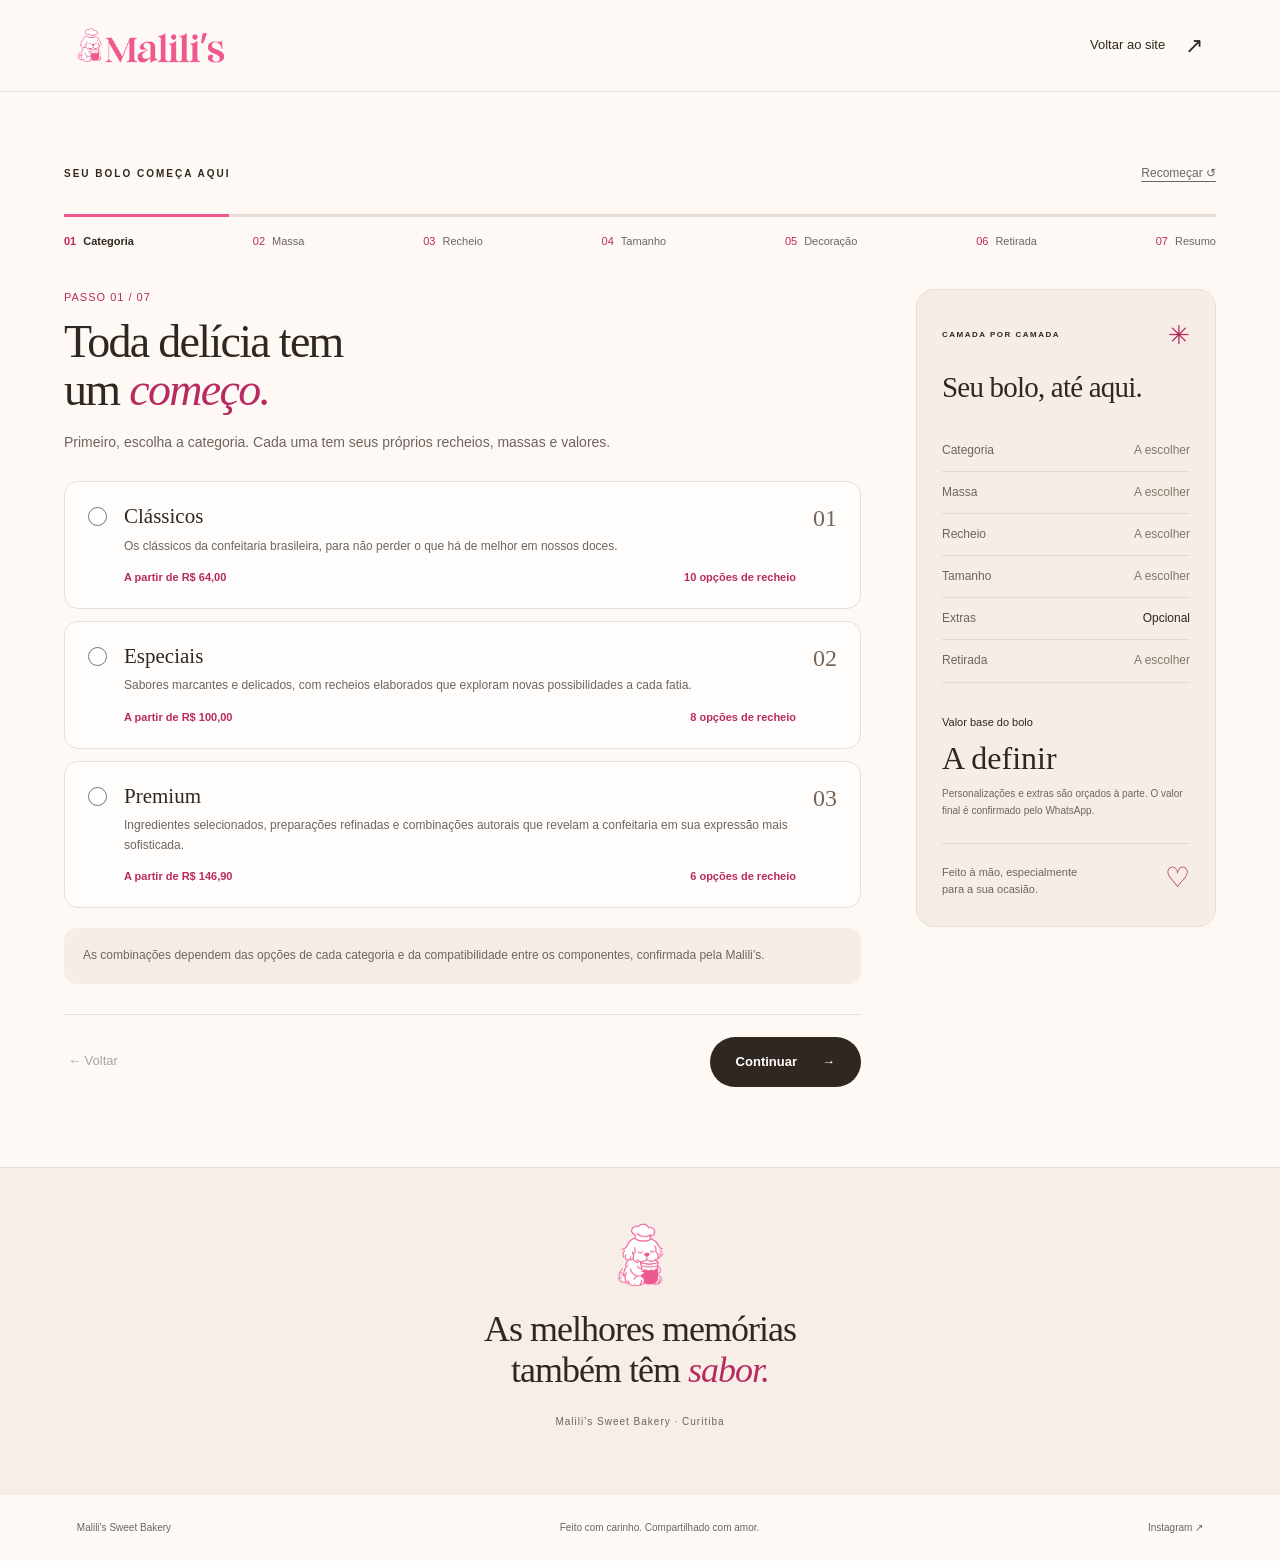
<file: monte-seu-bolo/index.html>
<!doctype html>
<html lang="pt-BR">
  <head>
    <meta charset="utf-8" />
    <meta name="viewport" content="width=device-width, initial-scale=1" />
    <meta name="theme-color" content="#fff9f5" />
    <meta
      name="description"
      content="Monte seu bolo Malili’s: escolha a massa, o recheio, o tamanho e a decoração. Prepare seu pedido de orçamento para conversar com a gente pelo WhatsApp."
    />
    <title>Monte seu bolo | Malili’s Sweet Bakery</title>
    <link rel="icon" href="../assets/images/logos/logo-dog.png" />
    <link rel="stylesheet" href="../assets/css/style.css?v=62811148ff71" />
    <link rel="stylesheet" href="assets/quiz.css?v=9857ffa28a2a" />
    <script src="assets/quiz.js?v=0870c8ffc769" defer></script>
  </head>
  <body class="cake-page">
    <a class="cake-skip" href="#quiz">Ir para as escolhas</a>
    <header class="cake-header">
      <a href="../" aria-label="Malili’s Sweet Bakery, início"
        ><img
          src="../assets/images/logos/logo-horizontal-minimal.png"
          width="156"
          height="44"
          alt="Malili’s Sweet Bakery"
      /></a>
      <a class="cake-home" href="../"
        >Voltar ao site <span aria-hidden="true">↗</span></a
      >
    </header>
    <main>
      <section class="cake-hero" aria-labelledby="intro-title" hidden>
        <div class="cake-hero__copy">
          <p class="cake-eyebrow"><span></span> FEITO À MÃO. DO SEU JEITO.</p>
          <h1 id="intro-title">
            Sua ocasião.<br />Seu gosto.<br /><em>Seu bolo.</em>
          </h1>
          <p class="cake-intro">
            Das primeiras camadas ao último detalhe,<br
              class="cake-desktop-break"
            />
            vamos montar um bolo com a sua cara.
          </p>
          <a class="cake-button cake-button--dark" href="#quiz"
            >Vamos escolher? <span aria-hidden="true">↗</span></a
          >
          <p class="cake-hero__note">
            Você escolhe. A gente prepara o orçamento.
          </p>
        </div>
        <div class="cake-hero__visual">
          <span class="cake-orbit cake-orbit--one" aria-hidden="true"></span
          ><span class="cake-orbit cake-orbit--two" aria-hidden="true"></span>
          <span class="cake-photo-label">Uma celebração em cada camada</span>
          <img
            src="assets/bolo-red-velvet.webp"
            width="760"
            height="814"
            alt="Bolo Malili’s com buttercream rosa, decoração de bicos e frutas vermelhas"
            loading="lazy"
          />
          <div class="cake-stamp" aria-hidden="true">
            feito com<br /><strong>carinho</strong><span>✳</span>
          </div>
        </div>
        <div class="cake-hero__footer">
          <span>BOLOS SOB ENCOMENDA</span
          ><span>CURITIBA, PR <span aria-hidden="true">↙</span></span>
        </div>
      </section>
      <div class="cake-facts" aria-label="Como funciona a encomenda" hidden>
        <p>
          <span aria-hidden="true">✳</span> Pelo menos 5 dias de antecedência
        </p>
        <p><span aria-hidden="true">⌂</span> Retirada na Malili’s</p>
        <p><span aria-hidden="true">♡</span> Cada detalhe combinado com você</p>
      </div>
      <section id="quiz" class="cake-workspace" aria-label="Monte seu bolo">
        <div class="cake-progress-top">
          <p class="cake-eyebrow">SEU BOLO COMEÇA AQUI</p>
          <button type="button" class="cake-text-button" id="restart">
            Recomeçar <span aria-hidden="true">↺</span>
          </button>
        </div>
        <div class="cake-progress" aria-label="Etapas">
          <div class="cake-progress__track">
            <span id="progress-bar"></span>
          </div>
          <p id="progress-label"></p>
          <ol id="step-list"></ol>
        </div>
        <div class="cake-layout">
          <div class="cake-form-area">
            <form id="cake-form" novalidate>
              <div id="step-content"></div>
              <p class="cake-error" id="form-error" role="alert" hidden></p>
              <div class="cake-navigation">
                <button type="button" id="back" class="cake-back">
                  ← Voltar</button
                ><span class="cake-navigation__price" id="mobile-price"></span
                ><button
                  type="submit"
                  id="next"
                  class="cake-button cake-button--dark"
                >
                  Continuar <span aria-hidden="true">→</span>
                </button>
              </div>
            </form>
            <noscript
              ><div class="cake-notice">
                Ative o JavaScript para montar seu bolo. Você também pode
                <a href="https://wa.me/5541997467645"
                  >pedir um orçamento pelo WhatsApp</a
                >. Encomendas com pelo menos 5 dias de antecedência, retirada na
                Malili’s e sinal de 50% para confirmação.
              </div></noscript
            >
          </div>
          <aside class="cake-summary" aria-labelledby="summary-title">
            <div class="cake-summary__heading">
              <p class="cake-eyebrow">CAMADA POR CAMADA</p>
              <span aria-hidden="true">✳</span>
            </div>
            <h2 id="summary-title">Seu bolo, até aqui.</h2>
            <div id="summary-content"></div>
            <div class="cake-summary__price">
              <span>Valor base do bolo</span
              ><strong id="summary-price" aria-live="polite" aria-atomic="true"
                >A definir</strong
              >
              <p>
                Personalizações e extras são orçados à parte. O valor final é
                confirmado pelo WhatsApp.
              </p>
            </div>
            <p class="cake-summary__foot">
              Feito à mão, especialmente<br />para a sua ocasião.
              <span aria-hidden="true">♡</span>
            </p>
          </aside>
        </div>
      </section>
      <section class="cake-closing">
        <img
          src="../assets/images/logos/logo-dog.png"
          width="50"
          height="66"
          alt=""
        />
        <p>As melhores memórias<br />também têm <em>sabor.</em></p>
        <span>Malili’s Sweet Bakery · Curitiba</span>
      </section>
    </main>
    <footer class="cake-footer">
      <a href="../">Malili’s Sweet Bakery</a
      ><span>Feito com carinho. Compartilhado com amor.</span
      ><a
        href="https://www.instagram.com/malilisconfeitaria/"
        target="_blank"
        rel="noopener noreferrer"
        >Instagram ↗</a
      >
    </footer>
    <dialog id="restart-dialog" class="cake-dialog">
      <h2>Começar um novo bolo?</h2>
      <p>As escolhas deste orçamento serão apagadas.</p>
      <div>
        <button type="button" id="cancel-restart" class="cake-back">
          Manter escolhas</button
        ><button
          type="button"
          id="confirm-restart"
          class="cake-button cake-button--dark"
        >
          Recomeçar
        </button>
      </div>
    </dialog>
    <p id="cake-status" class="sr-only" role="status" aria-live="polite"></p>
  </body>
</html>
</file>
<file: assets/css/style.css>
/* ==========================================================================
   MALILI'S SWEET BAKERY — Landing Page Stylesheet
   Brand: 50% white / 30% black / 20% pink
   ========================================================================== */

/* ===== DESIGN TOKENS ===== */
:root {
  /* Colors */
  --color-white: #ffffff;
  --color-off-white: #fff9f5;
  --color-cream: #fff3e8;
  --color-black: #000000;
  --color-dark: #1a1a1a;
  --color-gray-600: #4a4a4a;
  --color-gray-400: #8a8a8a;
  --color-gray-200: #e8e8e8;
  --color-gray-100: #f5f5f5;

  --color-pink: #ed598f;
  --color-light-pink: #fa8fb6;
  --color-hot-pink: #f84284;
  --color-blush: #fde8f0;
  --color-chocolate: #6b3a2a;

  /* Typography */
  --font-primary: "Helvetica Neue", Helvetica, Arial, sans-serif;
  --font-serif: "Times New Roman", Times, Georgia, serif;
  --font-script: "Great Vibes", cursive;
  --fw-regular: 400;
  --fw-medium: 500;
  --fw-semibold: 600;
  --fw-bold: 700;
  --fw-black: 900;

  /* Fluid type scale */
  --text-xs: clamp(0.75rem, 0.7rem + 0.25vw, 0.875rem);
  --text-sm: clamp(0.875rem, 0.8rem + 0.3vw, 1rem);
  --text-base: clamp(1rem, 0.95rem + 0.25vw, 1.125rem);
  --text-lg: clamp(1.125rem, 1rem + 0.5vw, 1.375rem);
  --text-xl: clamp(1.25rem, 1rem + 1vw, 1.75rem);
  --text-2xl: clamp(1.5rem, 1rem + 2vw, 2.5rem);
  --text-3xl: clamp(2rem, 1rem + 3vw, 3.5rem);
  --text-4xl: clamp(2.5rem, 1rem + 4.5vw, 5rem);
  --text-hero: clamp(3.5rem, 1rem + 9vw, 9.5rem);

  /* Spacing */
  --space-xs: clamp(0.5rem, 0.4rem + 0.5vw, 0.75rem);
  --space-sm: clamp(0.75rem, 0.5rem + 1vw, 1.25rem);
  --space-md: clamp(1rem, 0.5rem + 2vw, 2rem);
  --space-lg: clamp(1.5rem, 0.5rem + 3vw, 3rem);
  --space-xl: clamp(2rem, 0.5rem + 5vw, 5rem);
  --space-2xl: clamp(3rem, 1rem + 6vw, 7rem);
  --space-section: clamp(5rem, 3rem + 7vw, 10rem);

  /* Layout */
  --container-max: 1280px;
  --container-pad: clamp(1.25rem, 1rem + 2vw, 3rem);
  --grid-gap: clamp(1.5rem, 1rem + 2vw, 3rem);
  --radius: 0.75rem;
  --radius-lg: 1.5rem;
  --radius-pill: 100vmax;

  /* Animation */
  --ease-out-expo: cubic-bezier(0.16, 1, 0.3, 1);
  --ease-out-back: cubic-bezier(0.34, 1.56, 0.64, 1);
  --ease-in-out: cubic-bezier(0.65, 0, 0.35, 1);
  --ease-playful: cubic-bezier(0.24, 1, 0.36, 1);
  --dur-fast: 0.2s;
  --dur-base: 0.4s;
  --dur-slow: 0.8s;

  /* Z-index */
  --z-base: 1;
  --z-decor: 5;
  --z-content: 10;
  --z-navbar: 100;
  --z-overlay: 200;

  /* Navbar */
  --navbar-h: 5rem;
}

/* ===== RESET ===== */
*,
*::before,
*::after {
  box-sizing: border-box;
  margin: 0;
  padding: 0;
}

html {
  -webkit-font-smoothing: antialiased;
  -moz-osx-font-smoothing: grayscale;
  text-rendering: optimizeLegibility;
}

body {
  font-family: var(--font-primary);
  font-weight: var(--fw-regular);
  font-size: var(--text-base);
  line-height: 1.6;
  color: var(--color-dark);
  background-color: var(--color-white);
  overflow-x: hidden;
}

h1,
h2,
h3,
h4,
h5,
h6 {
  font-family: var(--font-serif);
}

img {
  max-width: 100%;
  height: auto;
  display: block;
}

a {
  color: inherit;
  text-decoration: none;
}

ul {
  list-style: none;
}

button {
  font: inherit;
  color: inherit;
  background: none;
  border: none;
  cursor: pointer;
}

/* ===== UTILITIES ===== */
.sr-only {
  position: absolute;
  width: 1px;
  height: 1px;
  padding: 0;
  margin: -1px;
  overflow: hidden;
  clip: rect(0, 0, 0, 0);
  white-space: nowrap;
  border: 0;
}

.container {
  width: 100%;
  max-width: var(--container-max);
  margin: 0 auto;
  padding-inline: var(--container-pad);
}

.no-scroll {
  overflow: hidden;
}

/* ===== BUTTONS ===== */
.btn {
  display: inline-flex;
  align-items: center;
  justify-content: center;
  gap: 0.5rem;
  padding: 0.875rem 2rem;
  font-family: var(--font-primary);
  font-size: var(--text-sm);
  font-weight: var(--fw-semibold);
  letter-spacing: 0.02em;
  border-radius: var(--radius-pill);
  cursor: pointer;
  transition:
    transform var(--dur-fast) var(--ease-playful),
    box-shadow var(--dur-fast) var(--ease-playful),
    background-color var(--dur-fast) var(--ease-playful);
  position: relative;
  overflow: hidden;
  white-space: nowrap;
}

.btn--primary {
  background-color: var(--color-pink);
  color: var(--color-white);
  border: 2px solid var(--color-pink);
}

.btn--primary:hover {
  background-color: var(--color-hot-pink);
  border-color: var(--color-hot-pink);
  transform: translateY(-2px);
  box-shadow: 0 8px 30px rgba(237, 89, 143, 0.35);
}

.btn--primary:active {
  transform: translateY(0) scale(0.97);
  box-shadow: 0 2px 10px rgba(237, 89, 143, 0.25);
}

.btn--outline {
  background-color: transparent;
  color: var(--color-dark);
  border: 2px solid var(--color-dark);
}

.btn--outline:hover {
  background-color: var(--color-dark);
  color: var(--color-white);
  transform: translateY(-2px);
  box-shadow: 0 8px 30px rgba(0, 0, 0, 0.15);
}

.btn--outline:active {
  transform: translateY(0) scale(0.97);
}

.btn--lg {
  padding: 1rem 2.5rem;
  font-size: var(--text-base);
}

/* Focus visible for accessibility */
.btn:focus-visible,
a:focus-visible,
summary:focus-visible,
button:focus-visible {
  outline: 3px solid var(--color-pink);
  outline-offset: 3px;
}

/* ===== FLOATING WHATSAPP WIDGET ===== */
.whatsapp-widget {
  position: fixed;
  right: 1.25rem;
  bottom: 1.25rem;
  width: 3.5rem;
  height: 3.5rem;
  border-radius: 50%;
  display: inline-flex;
  align-items: center;
  justify-content: center;
  background: #25d366;
  color: var(--color-white);
  box-shadow: 0 12px 28px rgba(0, 0, 0, 0.22);
  z-index: 300;
  transition:
    transform var(--dur-fast) var(--ease-playful),
    box-shadow var(--dur-fast) var(--ease-playful),
    filter var(--dur-fast) var(--ease-playful);
}

.whatsapp-widget:hover {
  transform: translateY(-2px) scale(1.04);
  box-shadow: 0 16px 34px rgba(0, 0, 0, 0.28);
  filter: brightness(1.05);
}

.whatsapp-widget:active {
  transform: scale(0.96);
}

.whatsapp-widget svg {
  width: 1.75rem;
  height: 1.75rem;
}

/* ===== EYEBROW TEXT ===== */
.hero__eyebrow,
.about__eyebrow,
.products__eyebrow,
.spotlight__eyebrow,
.faq__eyebrow {
  font-size: var(--text-sm);
  font-weight: var(--fw-semibold);
  letter-spacing: 0.15em;
  text-transform: uppercase;
  color: var(--color-pink);
  margin-bottom: var(--space-sm);
}

/* ===== SECTION HEADINGS ===== */
.about__heading,
.products__heading,
.spotlight__heading,
.faq__heading,
.footer__cta-heading {
  font-size: var(--text-4xl);
  font-weight: var(--fw-black);
  line-height: 1.1;
  letter-spacing: -0.02em;
  color: var(--color-black);
  margin-bottom: var(--space-md);
}

.about__heading em,
.products__heading em,
.spotlight__heading em,
.faq__heading em,
.footer__cta-heading em {
  font-style: italic;
  color: var(--color-pink);
}

/* ===== DECORATIVE CIRCLES ===== */
.decor-circle {
  position: absolute;
  border-radius: 50%;
  pointer-events: none;
  will-change: transform;
}

/* ===== NAVBAR ===== */
.navbar {
  position: fixed;
  top: 0;
  left: 0;
  right: 0;
  z-index: var(--z-navbar);
  height: var(--navbar-h);
  display: flex;
  align-items: center;
  background: transparent;
  border-radius: 0;
  border: 1px solid transparent;
  transition:
    background var(--dur-base) var(--ease-playful),
    transform var(--dur-base) var(--ease-playful),
    box-shadow var(--dur-base) var(--ease-playful),
    top var(--dur-base) var(--ease-playful),
    left var(--dur-base) var(--ease-playful),
    right var(--dur-base) var(--ease-playful),
    border-radius var(--dur-base) var(--ease-playful),
    border-color var(--dur-base) var(--ease-playful);
}

.navbar--scrolled {
  top: 12px;
  left: clamp(12px, 3vw, 40px);
  right: clamp(12px, 3vw, 40px);
  height: calc(var(--navbar-h) - 8px);
  background: rgba(255, 255, 255, 0.72);
  backdrop-filter: blur(20px) saturate(1.8);
  -webkit-backdrop-filter: blur(20px) saturate(1.8);
  border-radius: 100px;
  border-color: rgba(255, 255, 255, 0.55);
  box-shadow:
    0 4px 24px rgba(0, 0, 0, 0.06),
    0 1px 2px rgba(0, 0, 0, 0.04);
}

.navbar--hidden {
  transform: translateY(calc(-100% - 20px));
}

.navbar__inner {
  display: grid;
  grid-template-columns: 1fr auto 1fr;
  align-items: center;
}

.navbar__logo img {
  height: 48px;
  width: auto;
}

/* Nav links — centered in the middle column */
.navbar__menu {
  display: flex;
  align-items: center;
  gap: clamp(1.5rem, 2vw, 2.5rem);
}

/* CTA — pushed to the far right */
.navbar__cta-wrap {
  justify-self: end;
}

.navbar__link {
  font-size: var(--text-sm);
  font-weight: var(--fw-medium);
  color: var(--color-dark);
  position: relative;
  padding: 0.25rem 0;
  transition: color var(--dur-fast);
}

.navbar__link::after {
  content: "";
  position: absolute;
  bottom: -2px;
  left: 0;
  width: 0;
  height: 1.5px;
  background: var(--color-pink);
  transition: width 0.3s var(--ease-playful);
}

.navbar__link:hover {
  color: var(--color-pink);
}

.navbar__link:hover::after {
  width: 100%;
}

/* Navbar CTA — smaller, refined */
.navbar__cta.btn {
  padding: 0.5rem 1.25rem;
  font-size: var(--text-xs);
}

/* Mobile CTA inside menu — hidden on desktop */
.navbar__menu-cta {
  display: none;
}

/* Hamburger */
.navbar__toggle {
  display: none;
  flex-direction: column;
  justify-content: center;
  gap: 5px;
  width: 28px;
  height: 28px;
  z-index: var(--z-overlay);
}

.navbar__toggle-line {
  display: block;
  width: 100%;
  height: 1.5px;
  background: var(--color-dark);
  border-radius: 2px;
  transition:
    transform 0.3s var(--ease-playful),
    opacity 0.2s;
  transform-origin: center;
}

.navbar__toggle--active .navbar__toggle-line:nth-child(1) {
  transform: translateY(6.5px) rotate(45deg);
}

.navbar__toggle--active .navbar__toggle-line:nth-child(2) {
  opacity: 0;
}

.navbar__toggle--active .navbar__toggle-line:nth-child(3) {
  transform: translateY(-6.5px) rotate(-45deg);
}

/* ===== HERO ===== */
.hero {
  position: relative;
  min-height: 100vh;
  min-height: 100dvh;
  display: flex;
  align-items: center;
  padding-top: var(--navbar-h);
  overflow: hidden;
  background: var(--color-off-white);
}

.hero__decor {
  position: absolute;
  inset: 0;
  z-index: var(--z-decor);
  overflow: hidden;
}

.decor-circle--hero-lg {
  width: clamp(400px, 50vw, 800px);
  height: clamp(400px, 50vw, 800px);
  background: var(--color-blush);
  top: -15%;
  right: -10%;
  opacity: 0.6;
}

.decor-circle--hero-md {
  width: clamp(180px, 22vw, 350px);
  height: clamp(180px, 22vw, 350px);
  background: var(--color-light-pink);
  opacity: 0.15;
  bottom: 5%;
  left: -5%;
}

.decor-circle--hero-sm {
  width: clamp(80px, 10vw, 160px);
  height: clamp(80px, 10vw, 160px);
  background: var(--color-hot-pink);
  opacity: 0.1;
  top: 30%;
  right: 40%;
}

/* Product image — absolute, bleeding right, behind heading text */
.hero__image {
  position: absolute;
  right: 0;
  bottom: 0;
  width: 42%;
  height: 88%;
  display: flex;
  align-items: flex-end;
  justify-content: center;
  z-index: var(--z-content);
  pointer-events: none;
}

.hero__product-img {
  width: 100%;
  max-width: 560px;
  height: auto;
  object-fit: contain;
  filter: drop-shadow(-20px 15px 60px rgba(0, 0, 0, 0.18));
  transform-origin: bottom center;
}

/* Content — full width, editorial layout */
.hero__inner {
  position: relative;
  z-index: calc(var(--z-content) + 1);
  width: 100%;
}

.hero__content {
  padding-block: var(--space-2xl);
}

/* Composition — heading + chef as one editorial unit */
.hero__composition {
  position: relative;
  margin-bottom: var(--space-lg);
}

.hero__heading {
  font-family: var(--font-serif);
  font-size: var(--text-hero);
  font-weight: var(--fw-black);
  line-height: 0.95;
  letter-spacing: -0.03em;
  color: var(--color-black);
}

.hero__heading-line {
  display: block;
}

.second--hero-line {
  margin-left: 100px;
}

.third--hero-line {
  margin-left: 200px;
}

.hero__chef {
  margin-top: 20px;
  margin-left: 395px;
}

.hero__heading-line--accent {
  color: var(--color-pink);
  font-style: italic;
}

/* Chef signature — positioned between heading lines, right side */
.hero__chef {
  /* position: absolute; */
  display: flex;
  align-items: center;
  gap: 0.6rem;
  /* Sit between line 1 and line 2, pushed right */
  top: calc(var(--text-hero) * 0.55);
  left: calc(var(--text-hero) * 3.8);
}

.hero__chef-label {
  font-family: var(--font-script);
  font-size: clamp(1.5rem, 0.5rem + 3vw, 3rem);
  color: var(--color-pink);
  line-height: 1;
}

.hero__chef-photo {
  width: clamp(40px, 3vw + 20px, 64px);
  height: clamp(40px, 3vw + 20px, 64px);
  border-radius: 50%;
  object-fit: cover;
  /* border: 2px solid var(--color-pink); */
  box-shadow: 0 4px 15px rgba(237, 89, 143, 0.2);
}

.hero__chef-name {
  font-family: var(--font-script);
  font-size: clamp(1.5rem, 0.5rem + 3vw, 3rem);
  color: var(--color-pink);
  line-height: 1;
}

.hero__subtext {
  font-size: var(--text-base);
  color: var(--color-gray-600);
  line-height: 1.7;
  max-width: 500px;
  margin-bottom: var(--space-lg);
  text-align: right;
  margin-left: 220px;
}

.hero__actions {
  display: flex;
  gap: var(--space-sm);
  flex-wrap: wrap;
}

/* Scroll indicator — "more below" at bottom of hero */
.hero__scroll-indicator {
  position: absolute;
  bottom: var(--space-lg);
  left: 50%;
  transform: translateX(-50%);
  z-index: calc(var(--z-content) + 1);
  display: flex;
  align-items: center;
  justify-content: center;
  color: var(--color-pink);
  transition:
    color var(--dur-base) var(--ease-playful),
    transform var(--dur-base) var(--ease-playful);
}

.hero__scroll-indicator:hover {
  color: var(--color-hot-pink);
  transform: translateX(-50%) translateY(4px);
}

.hero__scroll-indicator-icon {
  display: flex;
  align-items: center;
  justify-content: center;
  animation: hero-scroll-bounce 2s var(--ease-in-out) infinite;
}

@keyframes hero-scroll-bounce {
  0%,
  100% {
    transform: translateY(0);
  }
  50% {
    transform: translateY(6px);
  }
}

/* ===== ABOUT ===== */
.about {
  padding-block: var(--space-section);
  background: var(--color-off-white);
  position: relative;
  overflow: hidden;
}

.about__inner {
  display: flex;
  flex-direction: column;
  align-items: center;
}

/* Showcase — Marjory + floating balloons */
.about__showcase {
  position: relative;
  width: clamp(340px, 50vw, 600px);
  height: clamp(400px, 55vw, 650px);
  display: flex;
  align-items: center;
  justify-content: center;
  margin-bottom: 0;
}

/* Soft gradient that hides the bottom of Marjory's photo */
.about__showcase::after {
  content: "";
  position: absolute;
  bottom: 0;
  left: -20%;
  right: -20%;
  height: 60%;
  background: linear-gradient(
    to top,
    var(--color-off-white) 30%,
    transparent 100%
  );
  z-index: calc(var(--z-content) + 1);
  pointer-events: none;
}

/* Decorative rings behind Marjory */
.about__ring {
  position: absolute;
  top: 50%;
  left: 50%;
  transform: translate(-50%, -50%);
  width: 75%;
  height: 75%;
  border-radius: 50%;
  border: 1.5px solid var(--color-blush);
  pointer-events: none;
}

.about__ring--outer {
  width: 95%;
  height: 95%;
  border-color: rgba(253, 232, 240, 0.5);
  border-style: dashed;
}

/* Marjory photo */
.about__photo-wrap {
  position: relative;
  z-index: var(--z-content);
  width: 75%;
  display: flex;
  align-items: flex-end;
  justify-content: center;
}

.about__photo {
  width: 100%;
  height: auto;
  object-fit: contain;
  filter: drop-shadow(0 20px 40px rgba(0, 0, 0, 0.1));
}

/* Floating balloons — base; entrance on load via CSS so they always show */
@keyframes balloonIn {
  from {
    opacity: 0;
    transform: scale(0.92);
  }
  to {
    opacity: 1;
    transform: scale(1);
  }
}

.about__balloon {
  position: absolute;
  z-index: calc(var(--z-content) + 2);
  display: flex;
  align-items: center;
  gap: 0.5rem;
  padding: 0.6rem 1.1rem;
  background: rgba(255, 255, 255, 0.85);
  backdrop-filter: blur(12px);
  -webkit-backdrop-filter: blur(12px);
  border: 1px solid rgba(255, 255, 255, 0.6);
  border-radius: var(--radius-pill);
  box-shadow:
    0 8px 32px rgba(0, 0, 0, 0.08),
    0 2px 8px rgba(0, 0, 0, 0.04);
  white-space: nowrap;
  cursor: default;
  transition:
    transform 0.3s var(--ease-playful),
    box-shadow 0.3s var(--ease-playful);
  animation: balloonIn 0.5s ease-out both;
}

@media (prefers-reduced-motion: reduce) {
  .about__balloon {
    animation: none;
  }
}

.about__balloon:hover {
  transform: scale(1.06);
  box-shadow:
    0 12px 40px rgba(237, 89, 143, 0.15),
    0 2px 8px rgba(0, 0, 0, 0.06);
}

.about__balloon-icon {
  font-size: 1.25rem;
  line-height: 1;
}

.about__balloon-label {
  font-size: var(--text-sm);
  font-weight: var(--fw-semibold);
  color: var(--color-dark);
}

/* Balloon positions — 4 balloons arranged around the circle; stagger entrance */
.about__balloon--rv {
  top: 10%;
  left: 0%;
  animation-delay: 0.1s;
}

.about__balloon--sc {
  top: 10%;
  right: 0%;
  animation-delay: 0.2s;
}

.about__balloon--ch {
  top: 32%;
  right: -14%;
  animation-delay: 0.3s;
}

.about__balloon--handmade {
  top: 30%;
  left: -12%;
  animation-delay: 0.4s;
}

/* Text content — overlaps the faded bottom of the photo */
.about__content {
  position: relative;
  z-index: calc(var(--z-content) + 2);
  text-align: center;
  max-width: 560px;
  margin-top: clamp(-80px, -8vw, -40px);
}

.about__heading {
  font-size: var(--text-3xl);
  margin-bottom: var(--space-sm);
}

.about__heading em {
  color: var(--color-pink);
  font-style: italic;
}

.about__text {
  font-size: var(--text-lg);
  color: var(--color-gray-600);
  line-height: 1.8;
}

/* ===== PRODUCTS ===== */
.products {
  padding-block: var(--space-section);
  background: var(--color-white);
  position: relative;
}

.products__header {
  text-align: center;
  margin-bottom: var(--space-2xl);
}

.products__delivery-badge {
  display: inline-flex;
  align-items: center;
  gap: 0.5rem;
  margin: 0;
  padding: 0.5rem 1rem;
  font-size: var(--text-sm);
  font-weight: var(--fw-medium);
  color: var(--color-gray-600);
  background: var(--color-blush);
  border-radius: var(--radius-pill);
  border: 1px solid rgba(237, 89, 143, 0.2);
}

.products__delivery-badge-icon {
  display: flex;
  align-items: center;
  justify-content: center;
  color: var(--color-pink);
  flex-shrink: 0;
}

.products__grid {
  display: grid;
  grid-template-columns: repeat(2, minmax(0, 1fr));
  gap: var(--grid-gap);
  max-width: 900px;
  margin-inline: auto;
}

/* Product Card */
.product-card {
  text-align: center;
  padding: var(--space-md);
  border-radius: var(--radius-lg);
  transition: transform var(--dur-base) var(--ease-playful);
  position: relative;
}

.product-card:hover {
  transform: translateY(-8px);
}

.product-card__image-wrap {
  position: relative;
  display: flex;
  justify-content: center;
  align-items: center;
  margin-bottom: var(--space-md);
  padding: var(--space-md);
}

.product-card__circle {
  position: absolute;
  width: 80%;
  aspect-ratio: 1;
  border-radius: 50%;
  background: var(--color-blush);
  top: 50%;
  left: 50%;
  transform: translate(-50%, -50%);
  z-index: 0;
  transition: transform var(--dur-slow) var(--ease-playful);
}

.product-card:nth-child(2) .product-card__circle {
  background: var(--color-cream);
}

.product-card:nth-child(3) .product-card__circle {
  background: #f5e6d8;
}

.product-card:hover .product-card__circle {
  transform: translate(-50%, -50%) scale(1.05);
}

.product-card__img {
  position: relative;
  z-index: var(--z-base);
  width: 100%;
  max-width: 280px;
  height: auto;
  filter: drop-shadow(0 15px 40px rgba(0, 0, 0, 0.12));
  transition: transform var(--dur-base) var(--ease-playful);
}

.product-card:hover .product-card__img {
  transform: translateY(-8px);
}

.product-card__info {
  position: relative;
  z-index: var(--z-base);
}

.product-card__name {
  font-size: var(--text-xl);
  font-weight: var(--fw-bold);
  color: var(--color-black);
  margin-bottom: 0.35rem;
}

.product-card__price {
  display: inline-flex;
  margin-bottom: var(--space-xs);
  padding: 0.25rem 0.7rem;
  border-radius: var(--radius-pill);
  background: var(--color-blush);
  border: 1px solid rgba(237, 89, 143, 0.25);
  color: var(--color-pink);
  font-size: var(--text-sm);
  font-weight: var(--fw-bold);
}

.product-card__desc {
  font-size: var(--text-sm);
  color: var(--color-gray-600);
  line-height: 1.6;
  margin-bottom: var(--space-sm);
}

.product-card__link {
  font-size: var(--text-sm);
  font-weight: var(--fw-semibold);
  color: var(--color-pink);
  transition: color var(--dur-fast);
}

.product-card__link:hover {
  color: var(--color-hot-pink);
}

/* ===== BOLOS SOB ENCOMENDA ===== */
.custom-cakes {
  padding-bottom: var(--space-xl);
  background: var(--color-white);
  scroll-margin-top: calc(var(--navbar-h) + 2rem);
}

.custom-cakes__card {
  display: grid;
  grid-template-columns: 1.1fr 0.9fr;
  align-items: center;
  gap: var(--space-lg);
  padding: clamp(1.75rem, 4vw, 3.5rem);
  background: var(--color-off-white);
  border: 1px solid #eedfd6;
  border-radius: var(--radius-lg);
  overflow: hidden;
}

.custom-cakes__content { position: relative; z-index: 1; }
.custom-cakes__eyebrow {
  color: #b82b60;
  font-size: var(--text-xs);
  font-weight: var(--fw-semibold);
  letter-spacing: 0.14em;
  text-transform: uppercase;
  margin-bottom: 1rem;
}
.custom-cakes__heading {
  font-size: clamp(2.75rem, 5vw, 4.5rem);
  line-height: 1;
  font-weight: var(--fw-regular);
  letter-spacing: -0.035em;
  margin-bottom: 1.25rem;
}
.custom-cakes__heading em { color: #b82b60; }
.custom-cakes__text {
  max-width: 25rem;
  font-size: var(--text-base);
  color: var(--color-gray-600);
  margin-bottom: 1.5rem;
}
.custom-cakes__button { background: #302820; color: white; gap: 1.5rem; }
.custom-cakes__button:hover { background: #554137; }
.custom-cakes__note {
  max-width: 25rem;
  margin-top: 0.85rem;
  font-size: var(--text-xs);
  color: var(--color-gray-600);
}
.custom-cakes__image-wrap {
  position: relative;
  display: flex;
  align-items: center;
  justify-content: center;
  min-width: 0;
}
.custom-cakes__circle {
  position: absolute;
  width: 95%;
  aspect-ratio: 1;
  border-radius: 50%;
  background: var(--color-blush);
}
.custom-cakes__image {
  position: relative;
  width: auto;
  height: clamp(260px, 26vw, 350px);
  max-width: 100%;
  object-fit: contain;
  transform: rotate(-5deg);
  filter: drop-shadow(0 16px 18px #65332620);
}
@media (max-width: 767px) {
  .custom-cakes__card { grid-template-columns: 1fr; gap: 1.75rem; }
  .custom-cakes__image-wrap { grid-row: 1; }
  .custom-cakes__image { height: 240px; }
  .custom-cakes__circle { width: 250px; max-width: 100%; }
  .custom-cakes__heading { font-size: clamp(2.75rem, 10vw, 3.75rem); }
  .custom-cakes__button { min-height: 48px; }
}

/* ===== SPOTLIGHT ===== */
.spotlight {
  padding-block: var(--space-section);
  background: var(--color-off-white);
  position: relative;
  overflow: hidden;
}

.spotlight__inner {
  display: grid;
  grid-template-columns: 1fr 1fr;
  align-items: center;
  gap: var(--space-2xl);
}

.spotlight__image {
  position: relative;
  display: flex;
  justify-content: center;
}

.spotlight__img {
  width: 100%;
  max-width: 450px;
  height: auto;
  filter: drop-shadow(0 25px 60px rgba(0, 0, 0, 0.15));
  position: relative;
  z-index: var(--z-content);
}

.decor-circle--spotlight-1 {
  width: clamp(250px, 30vw, 450px);
  height: clamp(250px, 30vw, 450px);
  background: var(--color-blush);
  top: 50%;
  left: 50%;
  transform: translate(-50%, -50%);
  z-index: var(--z-decor);
}

.decor-circle--spotlight-2 {
  width: clamp(100px, 12vw, 180px);
  height: clamp(100px, 12vw, 180px);
  background: var(--color-light-pink);
  opacity: 0.3;
  bottom: -5%;
  right: 5%;
  z-index: var(--z-decor);
}

.spotlight__text {
  font-size: var(--text-lg);
  color: var(--color-gray-600);
  line-height: 1.8;
  margin-bottom: var(--space-lg);
}

.spotlight__features {
  display: flex;
  flex-direction: column;
  gap: var(--space-sm);
  margin-bottom: var(--space-lg);
}

.spotlight__features li {
  display: flex;
  align-items: center;
  gap: 0.75rem;
  font-size: var(--text-base);
  font-weight: var(--fw-medium);
  color: var(--color-dark);
}

.spotlight__features svg {
  flex-shrink: 0;
}

/* ===== INSTAGRAM FEED ===== */
.instagram {
  padding-block: var(--space-section);
  background: linear-gradient(180deg, var(--color-cream) 0%, var(--color-off-white) 100%);
  position: relative;
  overflow: hidden;
}

.instagram__decor {
  position: absolute;
  inset: 0;
  z-index: var(--z-decor);
  pointer-events: none;
}

.instagram__decor-circle--lg {
  width: clamp(280px, 34vw, 520px);
  height: clamp(280px, 34vw, 520px);
  background: var(--color-blush);
  top: -25%;
  right: -6%;
  opacity: 0.85;
}

.instagram__decor-circle--sm {
  width: clamp(90px, 10vw, 160px);
  height: clamp(90px, 10vw, 160px);
  background: var(--color-hot-pink);
  opacity: 0.16;
  bottom: 10%;
  left: 10%;
}

.instagram__inner {
  display: grid;
  grid-template-columns: minmax(300px, 1fr) minmax(320px, 1fr);
  gap: var(--space-2xl);
  align-items: center;
  position: relative;
  z-index: var(--z-content);
}

.instagram__content {
  max-width: 560px;
}

.instagram__eyebrow {
  font-size: var(--text-sm);
  letter-spacing: 0.16em;
  text-transform: uppercase;
  color: var(--color-gray-400);
  margin-bottom: var(--space-sm);
  font-weight: var(--fw-semibold);
}

.instagram__heading {
  font-size: clamp(2.2rem, 1.4rem + 2.2vw, 4rem);
  font-weight: var(--fw-black);
  line-height: 1.08;
  letter-spacing: -0.02em;
  color: var(--color-black);
  margin-bottom: var(--space-md);
}

.instagram__heading em {
  font-style: italic;
  color: var(--color-pink);
}

.instagram__text {
  font-size: var(--text-lg);
  color: var(--color-gray-600);
  line-height: 1.7;
  margin-bottom: var(--space-md);
}

.instagram__highlights {
  display: flex;
  flex-direction: column;
  gap: 0.65rem;
  margin-bottom: var(--space-lg);
}

.instagram__highlights li {
  display: flex;
  align-items: center;
  gap: 0.7rem;
  color: var(--color-dark);
  font-size: var(--text-sm);
  font-weight: var(--fw-semibold);
}

.instagram__highlights li::before {
  content: "";
  width: 0.55rem;
  height: 0.55rem;
  border-radius: 50%;
  background: var(--color-pink);
  box-shadow: 0 0 0 6px rgba(237, 89, 143, 0.16);
  flex-shrink: 0;
}

.instagram__feed {
  display: flex;
  justify-content: center;
  align-items: center;
}

.instagram__embed-shell {
  width: 100%;
  max-width: 560px;
  position: relative;
  border-radius: var(--radius-lg);
  padding: clamp(0.6rem, 1vw, 0.9rem);
  background: linear-gradient(145deg, #ffffff 0%, #fff5fa 100%);
  border: 1px solid rgba(237, 89, 143, 0.18);
  box-shadow:
    0 14px 45px rgba(0, 0, 0, 0.08),
    0 2px 10px rgba(237, 89, 143, 0.12);
}

.instagram__embed-shell::before {
  content: "";
  position: absolute;
  inset: -1px;
  border-radius: inherit;
  background: linear-gradient(130deg, rgba(237, 89, 143, 0.35), rgba(248, 66, 132, 0.08));
  z-index: -1;
}

.instagram__embed-shell .instagram-media {
  margin: 0;
  width: 100% !important;
  min-width: 0 !important;
  max-width: 100% !important;
}

.instagram__embed-shell iframe {
  border-radius: calc(var(--radius-lg) - 0.35rem);
}

.instagram__embed-placeholder {
  display: grid;
  place-items: center;
  min-height: 260px;
  border-radius: var(--radius);
  background: linear-gradient(180deg, var(--color-white) 0%, #fff6fa 100%);
  border: 1px dashed rgba(237, 89, 143, 0.35);
}

.instagram__embed-placeholder p {
  padding: 0 1rem;
  text-align: center;
  color: var(--color-gray-600);
  font-size: var(--text-sm);
  font-weight: var(--fw-medium);
}

.instagram__embed-fallback {
  display: none;
  margin: 1rem 0 0;
  padding: 1rem;
  border-radius: var(--radius);
  background: var(--color-white);
  color: var(--color-gray-600);
  font-size: var(--text-sm);
  line-height: 1.6;
  border: 1px solid rgba(237, 89, 143, 0.2);
}

.instagram__embed-fallback a {
  color: var(--color-pink);
  font-weight: var(--fw-semibold);
}

.instagram--fallback .instagram__embed-fallback {
  display: block;
}

@media (max-width: 1100px) {
  .instagram__inner {
    gap: var(--space-xl);
  }
}

@media (max-width: 900px) {
  .instagram__inner {
    grid-template-columns: 1fr;
    text-align: center;
  }

  .instagram__content {
    max-width: 100%;
  }

  .instagram__highlights {
    align-items: flex-start;
    width: fit-content;
    margin-inline: auto;
    text-align: left;
  }

  .instagram__feed {
    width: 100%;
  }
}

/* ===== TESTIMONIAL ===== */
.testimonial {
  padding-block: var(--space-section);
  background: var(--color-black);
  color: var(--color-white);
  position: relative;
  overflow: hidden;
}

.testimonial__inner {
  text-align: center;
  max-width: 800px;
  margin: 0 auto;
  position: relative;
}

.testimonial__decor-dog {
  width: 80px;
  height: auto;
  margin: 0 auto var(--space-lg);
  /* opacity: 0.15; */
}

.testimonial__text {
  font-size: var(--text-2xl);
  font-weight: var(--fw-medium);
  line-height: 1.5;
  letter-spacing: -0.01em;
  margin-bottom: var(--space-lg);
}

.testimonial__author {
  display: flex;
  flex-direction: column;
  align-items: center;
  gap: 0.25rem;
}

.testimonial__stars {
  color: var(--color-pink);
  font-size: var(--text-lg);
  letter-spacing: 0.15em;
}

.testimonial__name {
  font-size: var(--text-base);
  font-weight: var(--fw-bold);
}

.testimonial__role {
  font-size: var(--text-sm);
  color: var(--color-gray-400);
}

/* ===== FAQ ===== */
.faq {
  padding-block: var(--space-section);
  background: var(--color-white);
}

.faq__inner {
  max-width: 780px;
  margin: 0 auto;
}

.faq__header {
  text-align: center;
  margin-bottom: var(--space-2xl);
}

.faq__list {
  display: flex;
  flex-direction: column;
}

.faq__item {
  border-bottom: 1px solid var(--color-gray-200);
}

.faq__item:first-child {
  border-top: 1px solid var(--color-gray-200);
}

.faq__question {
  display: flex;
  align-items: center;
  justify-content: space-between;
  gap: var(--space-md);
  padding: var(--space-md) 0;
  font-size: var(--text-lg);
  font-weight: var(--fw-semibold);
  color: var(--color-dark);
  cursor: pointer;
  list-style: none;
  transition: color var(--dur-fast);
}

.faq__question::-webkit-details-marker {
  display: none;
}

.faq__question::marker {
  content: "";
}

.faq__question:hover {
  color: var(--color-pink);
}

.faq__icon {
  flex-shrink: 0;
  display: flex;
  align-items: center;
  justify-content: center;
  width: 32px;
  height: 32px;
  border-radius: 50%;
  background: var(--color-gray-100);
  color: var(--color-dark);
  transition:
    background var(--dur-fast),
    color var(--dur-fast),
    transform var(--dur-base) var(--ease-playful);
}

.faq__item[open] .faq__icon {
  background: var(--color-pink);
  color: var(--color-white);
}

.faq__item[open] .faq__icon-v {
  opacity: 0;
}

.faq__answer {
  overflow: hidden;
}

.faq__answer p {
  padding-bottom: var(--space-md);
  font-size: var(--text-base);
  color: var(--color-gray-600);
  line-height: 1.7;
  max-width: 640px;
}

/* ===== FOOTER ===== */
.footer__cta-band {
  padding-block: var(--space-2xl);
  background: var(--color-blush);
  text-align: center;
  position: relative;
  overflow: hidden;
}

.footer__cta-inner {
  position: relative;
  z-index: var(--z-content);
}

.footer__cta-dog {
  width: 64px;
  height: auto;
  margin: 0 auto var(--space-md);
  /* opacity: 0.6; */
}

.footer__cta-heading {
  font-size: var(--text-3xl);
}

.footer__cta-text {
  font-size: var(--text-lg);
  color: var(--color-gray-600);
  margin-bottom: var(--space-lg);
  max-width: 480px;
  margin-inline: auto;
}

.footer__bottom {
  background: var(--color-black);
  padding-block: var(--space-xl);
}

.footer__bottom-inner {
  display: flex;
  align-items: center;
  justify-content: space-between;
  flex-wrap: wrap;
  gap: var(--space-md);
}

.footer__logo {
  height: 90px;
  width: auto;
}

.footer__social {
  display: flex;
  gap: var(--space-md);
}

.footer__social a {
  color: var(--color-white);
  opacity: 0.7;
  transition:
    opacity var(--dur-fast),
    transform var(--dur-fast);
  display: flex;
}

.footer__social a:hover {
  opacity: 1;
  transform: translateY(-2px);
}

.footer__copy {
  font-size: var(--text-xs);
  color: var(--color-gray-400);
  width: 100%;
  text-align: center;
  margin-top: var(--space-md);
}

.mobile-header-logo {
  display: none;
}

.desktop-header-logo {
  display: block;
}

/* ==========================================================================
   RESPONSIVE
   ========================================================================== */

/* Mobile: < 768px */
@media (max-width: 767px) {
  /* Navbar mobile — collapse to logo left, hamburger right */
  .navbar {
    top: 0;
    left: 0;
    right: 0;
    height: var(--navbar-h);
    border-radius: 0;
    border-color: transparent;
    box-shadow: none;
    background: rgba(255, 255, 255, 0.98);
  }

  /* Ensure the scrolled state doesn't create a floating pill on mobile. */
  .navbar--scrolled {
    top: 0;
    left: 0;
    right: 0;
    height: var(--navbar-h);
    border-radius: 0;
    border-color: transparent;
    box-shadow: none;
    background: rgba(255, 255, 255, 0.98);
  }

  .navbar__inner {
    display: flex;
    justify-content: space-between;
  }

  .navbar__toggle {
    display: flex;
  }

  .navbar__cta-wrap {
    display: none;
  }

  .navbar__menu {
    position: fixed;
    inset: 0;
    background: rgba(255, 255, 255, 0.98);
    backdrop-filter: blur(20px);
    -webkit-backdrop-filter: blur(20px);
    flex-direction: column;
    justify-content: center;
    align-items: center;
    gap: var(--space-xl);
    opacity: 0;
    visibility: hidden;
    transition:
      opacity 0.4s var(--ease-playful),
      visibility 0.4s;
    z-index: calc(var(--z-overlay) - 1);

    height: 90vh;
  }

  .navbar__menu--open {
    opacity: 1;
    visibility: visible;
  }

  .navbar__menu--open .navbar__link {
    font-size: var(--text-2xl);
    font-weight: var(--fw-bold);
    text-transform: none;
    letter-spacing: -0.01em;
  }

  .navbar__menu-cta {
    display: list-item;
    margin-top: var(--space-sm);
  }

  /* Hero mobile */
  .hero {
    min-height: auto;
    padding-top: calc(var(--navbar-h) + var(--space-md));
    padding-bottom: 0;
  }

  .hero__content {
    text-align: center;
    padding-bottom: var(--space-lg);
  }

  .hero__composition {
    margin-bottom: var(--space-md);
  }

  .hero__chef {
    position: static;
    justify-content: center;
    margin-top: var(--space-sm);
  }

  .hero__heading {
    text-align: center;
  }

  .hero__image {
    position: relative;
    right: auto;
    bottom: auto;
    width: 100%;
    height: auto;
    justify-content: center;
    pointer-events: auto;
    margin-top: var(--space-md);
  }

  .hero__product-img {
    max-width: 340px;
    position: relative;
    top: -70px;
  }

  .hero__subtext {
    margin-inline: auto;
  }

  .hero__actions {
    justify-content: center;
  }

  .decor-circle--hero-lg {
    width: 250px;
    height: 250px;
    top: -5%;
    right: -15%;
  }

  .decor-circle--hero-md {
    display: none;
  }

  /* About mobile */
  .about__showcase {
    width: 100%;
    height: auto;
    min-height: 380px;
  }

  .about__photo-wrap {
    width: 60%;
  }

  .about__balloon {
    padding: 0.4rem 0.8rem;
    font-size: 0.8rem;
  }

  .about__balloon-icon {
    font-size: 1rem;
  }

  .about__balloon-label {
    font-size: var(--text-xs);
  }

  .about__balloon--rv {
    top: 2%;
    left: 2%;
  }
  .about__balloon--sc {
    top: 0;
    right: 2%;
  }
  .about__balloon--ch {
    top: 30%;
    right: -4%;
    z-index: 0;
  }
  .about__balloon--handmade {
    top: 28%;
    left: -4%;
    z-index: 0;
  }

  /* Products mobile */
  .products__grid {
    grid-template-columns: 1fr;
    max-width: 400px;
    margin-inline: auto;
  }

  /* Spotlight mobile */
  .spotlight__inner {
    grid-template-columns: 1fr;
    text-align: center;
  }

  .spotlight__image {
    order: -1;
    max-width: 300px;
    margin: 0 auto;
  }

  .spotlight__features {
    align-items: left;
    text-align: left;
  }

  /* Testimonial mobile */
  .testimonial__text {
    font-size: var(--text-xl);
  }

  /* Footer mobile */
  .footer__bottom-inner {
    flex-direction: column;
    text-align: center;
  }

  .footer__logo {
    margin: 0 auto;
  }

  .footer__social {
    justify-content: center;
  }

  .second--hero-line,
  .third--hero-line,
  .hero__chef {
    margin-left: 0;
  }

  .product-card__img {
    max-width: 160px;
  }

  .hero {
    display: flex;
    flex-direction: column-reverse;
    /* align-items: center;
    justify-content: center; */
  }

  .hero__subtext {
    text-align: center;
  }

  .product-card__circle {
    width: 50%;
    left: 30%;
    top: 50%;
  }

  .hero__decor .decor-circle--hero-sm {
    display: none;
  }

  .mobile-header-logo {
    display: block;
    height: 36px !important;
  }

  .desktop-header-logo {
    display: none;
  }

  .whatsapp-widget {
    right: 1rem;
    bottom: 1rem;
    width: 3.2rem;
    height: 3.2rem;
  }
}

/* Tablet: 768px - 1023px */
@media (min-width: 768px) and (max-width: 1023px) {
  .hero__image {
    width: 38%;
    right: 0;
  }

  .hero__chef {
    top: calc(var(--text-hero) * 0.5);
    left: calc(var(--text-hero) * 3.2);
  }

}

/* Special Mobile: 360px - 600px */
@media (min-width: 360px) and (max-width: 600px) {
  .hero__heading {
    text-align: left;
  }

  .second--hero-line {
    margin-left: 50px;
  }

  .third--hero-line {
    margin-left: 120px;
  }

  .hero__chef {
    justify-content: end !important;
  }

  .hero__subtext {
    text-align: right;
  }
}

/* Fix for hero image on small desktop screens */
@media (min-width: 1100px) and (max-width: 1280px) {
  .hero__image {
    width: 35% !important;
    right: 0;
  }
}

@media (min-width: 800px) and (max-width: 1100px) {
  .hero__image {
    width: 40% !important;
    right: 0;
  }
}

/* Desktop: 1024px+ */
@media (min-width: 1024px) {
  .hero__content {
    padding-block: var(--space-2xl);
  }

  .hero__image {
    width: 42%;
    right: 0;
  }
}

/* ===== REDUCED MOTION ===== */
@media (prefers-reduced-motion: reduce) {
  *,
  *::before,
  *::after {
    animation-duration: 0.01ms !important;
    animation-iteration-count: 1 !important;
    transition-duration: 0.01ms !important;
    scroll-behavior: auto !important;
  }
}
</file>
<file: monte-seu-bolo/assets/quiz.css>
/* Isolated configurator. Brand tokens are inherited from the existing site. */
.cake-page {
  --cake-ink: #302820;
  --cake-muted: #6e655f;
  --cake-line: #e8ded6;
  --cake-accent: #b82b60;
  background: var(--color-off-white);
  color: var(--cake-ink);
  font-size: 16px;
  overflow-x: clip;
}
.cake-page [hidden] {
  display: none !important;
}
.cake-page a,
.cake-page button,
.cake-page input,
.cake-page textarea {
  touch-action: manipulation;
}
.cake-page :focus-visible {
  outline: 3px solid var(--cake-accent);
  outline-offset: 5px;
}
.cake-skip {
  position: fixed;
  top: -80px;
  left: 16px;
  background: white;
  padding: 12px;
  z-index: 500;
}
.cake-skip:focus {
  top: 12px;
}
.cake-header {
  height: 92px;
  max-width: 1440px;
  margin: auto;
  padding: 0 6%;
  display: flex;
  align-items: center;
  justify-content: space-between;
  border-bottom: 1px solid var(--cake-line);
}
.cake-header img {
  width: 147px;
  height: auto;
}
.cake-home {
  font-size: 13px;
  display: flex;
  gap: 20px;
  align-items: center;
}
.cake-home span {
  font-size: 22px;
}
.cake-hero {
  max-width: 1440px;
  position: relative;
  margin: auto;
  padding: 54px 6% 0;
  display: grid;
  grid-template-columns: 1fr 1fr;
  overflow: hidden;
}
.cake-eyebrow {
  font-size: 10px;
  letter-spacing: 2px;
  font-weight: 600;
  line-height: 1.6;
  display: flex;
  align-items: center;
  gap: 10px;
}
.cake-eyebrow > span {
  height: 6px;
  width: 6px;
  background: var(--color-pink);
  border-radius: 50%;
}
.cake-hero h1 {
  font-size: clamp(64px, 7.5vw, 112px);
  line-height: 0.98;
  font-weight: 400;
  letter-spacing: -5px;
  margin: 26px 0 22px;
}
.cake-hero h1 em {
  color: var(--color-pink);
  font-weight: 400;
}
.cake-intro {
  color: var(--cake-muted);
  font-size: 15px;
  line-height: 1.8;
  margin-bottom: 26px;
}
.cake-button {
  display: inline-flex;
  align-items: center;
  justify-content: center;
  gap: 25px;
  padding: 15px 25px;
  min-height: 50px;
  border-radius: 100px;
  font-size: 13px;
  font-weight: 600;
  line-height: 1.4;
  transition:
    background 0.2s,
    transform 0.2s;
  border: 1px solid transparent;
  text-align: center;
}
.cake-button--dark {
  background: var(--cake-ink);
  color: white;
}
.cake-button--dark:hover {
  background: #554137;
}
.cake-button--pink {
  background: var(--cake-accent);
  color: white;
}
.cake-button--pink:hover {
  background: #98204d;
}
.cake-hero__note {
  font-size: 11px;
  color: var(--cake-muted);
  margin-top: 13px;
}
.cake-hero__visual {
  position: relative;
  display: flex;
  align-items: center;
  justify-content: center;
  min-width: 0;
}
.cake-hero__visual > img {
  position: relative;
  width: 95%;
  max-height: 560px;
  height: auto;
  object-fit: contain;
  z-index: 1;
  transform: rotate(-7deg);
  filter: drop-shadow(0 25px 25px #65332624);
}
.cake-orbit {
  position: absolute;
  width: 94%;
  aspect-ratio: 1;
  border-radius: 50%;
  background: #f7e6df;
  top: 6%;
  left: 6%;
}
.cake-orbit--two {
  background: none;
  border: 1px solid #eaccc4;
  width: 110%;
  left: -2%;
  top: -1%;
}
.cake-photo-label {
  position: absolute;
  top: 8px;
  right: 0;
  font-family: var(--font-serif);
  font-size: 16px;
  font-style: italic;
  transform: rotate(7deg);
  z-index: 2;
}
.cake-stamp {
  position: absolute;
  right: -3%;
  bottom: 17%;
  height: 116px;
  width: 116px;
  border-radius: 50%;
  background: #f6e0aa;
  display: flex;
  align-items: center;
  justify-content: center;
  flex-direction: column;
  font-family: var(--font-serif);
  font-style: italic;
  z-index: 2;
  font-size: 17px;
  line-height: 1.1;
  transform: rotate(13deg);
}
.cake-stamp strong {
  font-weight: 400;
  font-size: 25px;
}
.cake-stamp span {
  font-style: normal;
  font-size: 23px;
  margin-top: 5px;
}
.cake-hero__footer {
  grid-column: 1/-1;
  display: flex;
  justify-content: space-between;
  font-size: 9px;
  letter-spacing: 1.8px;
  padding: 35px 0 23px;
}
.cake-hero__footer > span:last-child {
  display: flex;
  gap: 22px;
}
.cake-facts {
  padding: 20px 5%;
  display: flex;
  justify-content: center;
  gap: 55px;
  border-block: 1px solid var(--cake-line);
  background: #fffdfb;
}
.cake-facts p {
  font-size: 12px;
  display: flex;
  align-items: center;
  gap: 12px;
}
.cake-facts p > span {
  font-size: 20px;
  color: var(--cake-accent);
}
.cake-workspace {
  max-width: 1280px;
  margin: auto;
  padding: 60px 5% 80px;
  scroll-margin-top: 20px;
}
.cake-progress-top {
  display: flex;
  justify-content: space-between;
  align-items: center;
  gap: 15px;
}
.cake-text-button {
  font-size: 12px;
  color: var(--cake-muted);
  min-height: 44px;
  text-decoration: underline;
  text-underline-offset: 4px;
}
.cake-progress {
  margin: 18px 0 38px;
}
.cake-progress__track {
  height: 3px;
  background: var(--cake-line);
}
.cake-progress__track > span {
  height: 100%;
  display: block;
  background: var(--color-pink);
  transition: width 0.2s;
}
.cake-progress > p {
  display: none;
}
.cake-progress ol {
  list-style: none;
  padding: 0;
  display: flex;
  justify-content: space-between;
  margin-top: 16px;
  gap: 10px;
}
.cake-progress li {
  font-size: 11px;
  color: var(--cake-muted);
}
.cake-progress li[aria-current] {
  color: var(--cake-ink);
  font-weight: 700;
}
.cake-progress li > span {
  margin-right: 7px;
  color: var(--cake-accent);
}
.cake-layout {
  display: grid;
  grid-template-columns: minmax(0, 1fr) 300px;
  gap: 55px;
  align-items: start;
}
.cake-step-count {
  color: var(--cake-accent);
  font-size: 11px;
  letter-spacing: 1px;
  margin-bottom: 12px;
}
.cake-step-title {
  font-size: 46px;
  line-height: 1.05;
  font-weight: 400;
  letter-spacing: -1.7px;
  margin-bottom: 15px;
  outline: none;
}
.cake-step-title em {
  font-weight: 400;
  color: var(--cake-accent);
}
.cake-step-description {
  font-size: 14px;
  color: var(--cake-muted);
  line-height: 1.75;
  margin-bottom: 27px;
  max-width: 550px;
}
.cake-choice-group {
  border: 0;
  min-width: 0;
}
.cake-choices {
  display: grid;
  gap: 12px;
}
.cake-option {
  position: relative;
  display: flex;
  gap: 17px;
  padding: 21px 23px;
  border: 1px solid var(--cake-line);
  border-radius: 14px;
  align-items: flex-start;
  background: #fffdfb;
  cursor: pointer;
  transition:
    border-color 0.15s,
    background 0.15s;
}
.cake-option:hover {
  border-color: #cdb3a5;
}
.cake-option:has(input:checked) {
  border-color: var(--cake-accent);
  background: #fff0f5;
  box-shadow: inset 0 0 0 1px var(--cake-accent);
}
.cake-option input {
  accent-color: var(--cake-accent);
  width: 19px;
  height: 19px;
  flex-shrink: 0;
  margin-top: 4px;
}
.cake-option__body {
  flex: 1;
  min-width: 0;
}
.cake-option__name {
  font-size: 21px;
  font-family: var(--font-serif);
  font-weight: 400;
  display: block;
  line-height: 1.25;
}
.cake-option__description {
  font-size: 12px;
  color: var(--cake-muted);
  line-height: 1.65;
  display: block;
  margin-top: 7px;
}
.cake-option__meta {
  display: flex;
  justify-content: space-between;
  gap: 10px;
  margin-top: 13px;
  font-size: 11px;
  color: var(--cake-accent);
  font-weight: 600;
}
.cake-option__number {
  font-family: var(--font-serif);
  font-size: 24px;
  color: #78665a;
  line-height: 1.3;
}
.cake-choices--fillings {
  grid-template-columns: repeat(2, minmax(0, 1fr));
}
.cake-choices--fillings .cake-option {
  padding: 18px 15px;
  gap: 10px;
}
.cake-choices--fillings .cake-option__name {
  font-size: 19px;
}
/* Ingredient illustrations stay compact so fillings remain easy to compare. */
.cake-illustration-note {
  margin: -12px 0 20px;
  font-size: 11px;
  color: var(--cake-muted);
}
.cake-choices--fillings .cake-option--filling {
  display: grid;
  grid-template-columns: 88px minmax(0, 1fr);
  align-items: center;
  gap: 14px;
  padding: 16px;
}
.cake-option--filling input {
  position: absolute;
  top: 14px;
  right: 12px;
  margin: 0;
}
.cake-option--filling .cake-option__body {
  padding-right: 15px;
}
.cake-filling-visual {
  display: flex;
  align-items: center;
  justify-content: center;
  min-height: 96px;
  border-radius: 50%;
  background: #f8eee6;
}
.cake-filling-visual img {
  width: 100%;
  height: 94px;
  object-fit: contain;
}
@media (min-width: 601px) and (max-width: 1199px) {
  .cake-choices--fillings .cake-option--filling {
    grid-template-columns: 76px minmax(0, 1fr);
    gap: 10px;
  }
  .cake-filling-visual {
    min-height: 84px;
  }
  .cake-filling-visual img {
    height: 82px;
  }
}
.cake-choices--sizes {
  grid-template-columns: repeat(2, minmax(0, 1fr));
}
.cake-size-letter {
  font-size: 34px;
  font-family: var(--font-serif);
  line-height: 1.2;
}
.cake-size-price {
  display: block;
  color: var(--cake-accent);
  font-size: 17px;
  margin-top: 12px;
  font-weight: 600;
}
/* Each sponge has its own illustration inside the selectable card. */
.cake-choices--sponges {
  grid-template-columns: repeat(3, minmax(0, 1fr));
  gap: 14px;
}
.cake-option--sponge {
  flex-direction: column;
  align-items: stretch;
  gap: 18px;
  padding: 16px;
}
.cake-option--sponge input {
  position: absolute;
  top: 16px;
  right: 16px;
  margin: 0;
  z-index: 1;
}
.cake-sponge-visual {
  display: flex;
  align-items: center;
  justify-content: center;
  background: #f8eddb;
  border-radius: 10px;
  padding: 12px 4px;
  min-height: 145px;
}
[data-sponge="chocolate"] .cake-sponge-visual {
  background: #f0e4dc;
}
[data-sponge="red-velvet"] .cake-sponge-visual {
  background: #fbe7ed;
}
.cake-sponge-visual img {
  width: 100%;
  height: 130px;
  object-fit: contain;
  filter: drop-shadow(0 8px 7px #65332615);
}
.cake-option--sponge .cake-option__name {
  font-size: 23px;
}
.cake-choices--sponges:has(> :only-child) {
  grid-template-columns: 1fr;
}
.cake-choices--sponges:has(> :only-child) .cake-option--sponge {
  display: grid;
  grid-template-columns: 180px minmax(0, 1fr);
  align-items: center;
}
.cake-choices--sponges:has(> :only-child) .cake-option__body {
  padding-right: 24px;
}
@media (max-width: 600px) {
  .cake-choices--sponges {
    grid-template-columns: 1fr;
  }
  .cake-choices--sponges .cake-option--sponge {
    display: grid;
    grid-template-columns: 92px minmax(0, 1fr);
    align-items: center;
    gap: 14px;
    padding: 16px;
  }
  .cake-sponge-visual {
    min-height: 108px;
    padding: 4px;
  }
  .cake-sponge-visual img {
    height: 100px;
  }
  .cake-option--sponge .cake-option__body {
    padding-right: 20px;
  }
  .cake-option--sponge .cake-option__name {
    font-size: 22px;
  }
  .cake-option--sponge input {
    top: 15px;
    right: 12px;
  }
  .cake-choices--sponges:has(> :only-child) .cake-option--sponge {
    grid-template-columns: 92px minmax(0, 1fr);
  }
}
.cake-summary {
  background: #f6eee6;
  border: 1px solid #eaddd0;
  border-radius: 18px;
  padding: 25px;
  position: sticky;
  top: 24px;
}
.cake-summary__heading {
  display: flex;
  align-items: center;
  justify-content: space-between;
}
.cake-summary__heading .cake-eyebrow {
  font-size: 8px;
  letter-spacing: 1.5px;
}
.cake-summary__heading > span {
  font-size: 26px;
  color: var(--cake-accent);
}
.cake-summary h2 {
  font-size: 29px;
  line-height: 1.15;
  font-weight: 400;
  letter-spacing: -0.8px;
  margin: 15px 0 25px;
}
.cake-summary dl > div {
  padding: 11px 0;
  border-bottom: 1px solid #e5d8cc;
  display: flex;
  justify-content: space-between;
  gap: 16px;
  font-size: 12px;
}
.cake-summary dt {
  color: var(--cake-muted);
}
.cake-summary dd {
  font-weight: 500;
  text-align: right;
  max-width: 65%;
  overflow-wrap: anywhere;
}
.cake-summary dd[data-empty] {
  color: #82776c;
  font-weight: 400;
}
.cake-summary__price {
  margin-top: 25px;
}
.cake-summary__price > span {
  font-size: 11px;
}
.cake-summary__price > strong {
  display: block;
  font-size: 32px;
  font-weight: 400;
  font-family: var(--font-serif);
  line-height: 1.3;
  margin: 5px 0;
}
.cake-summary__price > p {
  font-size: 10px;
  color: var(--cake-muted);
  line-height: 1.7;
}
.cake-summary__foot {
  font-size: 11px;
  color: var(--cake-muted);
  line-height: 1.6;
  border-top: 1px solid #e5d8cc;
  margin-top: 24px;
  padding-top: 20px;
}
.cake-summary__foot > span {
  float: right;
  font-size: 28px;
  color: var(--cake-accent);
  margin-top: -25px;
}
.cake-navigation {
  display: flex;
  align-items: center;
  justify-content: space-between;
  gap: 12px;
  border-top: 1px solid var(--cake-line);
  padding-top: 22px;
  margin-top: 30px;
}
.cake-back {
  min-height: 44px;
  font-size: 13px;
  padding: 8px 4px;
}
.cake-back:disabled {
  opacity: 0.4;
  cursor: default;
}
.cake-navigation__price {
  display: none;
}
.cake-error {
  background: #fff0f0;
  color: #9e203d;
  padding: 12px 16px;
  border-left: 3px solid #9e203d;
  margin-top: 18px;
  font-size: 13px;
  border-radius: 4px;
}
.cake-inspiration {
  margin-bottom: 24px;
}
.cake-inspiration img {
  width: 100%;
  height: 270px;
  object-fit: cover;
  object-position: 50% 57%;
  border-radius: 14px;
}
.cake-inspiration figcaption {
  font-size: 10px;
  color: var(--cake-muted);
  margin-top: 8px;
}
.cake-field-grid {
  display: grid;
  grid-template-columns: 1fr 1fr;
  gap: 17px;
}
.cake-field {
  display: flex;
  flex-direction: column;
  gap: 7px;
  margin-bottom: 18px;
  min-width: 0;
}
.cake-field label,
.cake-field legend {
  font-size: 12px;
  font-weight: 600;
}
.cake-field label > span {
  font-weight: 400;
  color: var(--cake-muted);
}
.cake-field input,
.cake-field textarea {
  width: 100%;
  padding: 13px 14px;
  font-size: 16px;
  font-family: var(--font-primary);
  color: var(--cake-ink);
  border: 1px solid #d9cdc2;
  border-radius: 9px;
  background: #fffdfb;
  min-height: 49px;
}
.cake-field textarea {
  resize: vertical;
  min-height: 100px;
  line-height: 1.5;
}
.cake-field small {
  font-size: 11px;
  color: var(--cake-muted);
  line-height: 1.6;
}
.cake-field [aria-invalid="true"] {
  border-color: #9e203d;
}
.cake-checks {
  border: 0;
}
.cake-checks legend {
  font-size: 12px;
  font-weight: 600;
  margin-bottom: 10px;
}
.cake-checks label {
  display: flex;
  align-items: center;
  gap: 12px;
  font-size: 13px;
  padding: 12px 0;
  cursor: pointer;
}
.cake-checks input {
  accent-color: var(--cake-accent);
  height: 20px;
  width: 20px;
}
.cake-checks label > span:last-child {
  color: var(--cake-muted);
  margin-left: auto;
  font-size: 11px;
}
.cake-notice {
  padding: 17px 19px;
  background: #f6eee6;
  border-radius: 12px;
  font-size: 12px;
  line-height: 1.8;
  margin: 20px 0;
  color: var(--cake-muted);
}
.cake-notice strong {
  color: var(--cake-ink);
  font-weight: 600;
}
.cake-review {
  border-top: 1px solid var(--cake-line);
}
.cake-review__row {
  padding: 17px 0;
  border-bottom: 1px solid var(--cake-line);
  display: grid;
  grid-template-columns: 105px minmax(0, 1fr);
  gap: 12px;
  align-items: start;
}
.cake-review__row dt {
  font-size: 12px;
  color: var(--cake-muted);
}
.cake-review__row dd {
  display: grid;
  grid-template-columns: minmax(0, 1fr) auto;
  gap: 10px;
  font-size: 13px;
  overflow-wrap: anywhere;
  white-space: pre-wrap;
}
.cake-review__row button {
  font-size: 11px;
  color: var(--cake-accent);
  text-decoration: underline;
  text-underline-offset: 3px;
  min-height: 30px;
  align-self: start;
}
.cake-review-price {
  display: flex;
  justify-content: space-between;
  align-items: center;
  margin: 24px 0 10px;
  font-size: 13px;
}
.cake-review-price strong {
  font-family: var(--font-serif);
  font-size: 32px;
  font-weight: 400;
}
.cake-review-actions {
  display: flex;
  flex-direction: column;
  gap: 12px;
  margin-top: 22px;
}
.cake-review-actions .cake-button {
  width: 100%;
  gap: 12px;
}
.cake-copy {
  min-height: 44px;
  font-size: 12px;
  text-decoration: underline;
  text-underline-offset: 4px;
}
.cake-copy-fallback {
  margin-top: 15px;
}
.cake-copy-fallback textarea {
  font-size: 13px;
  min-height: 200px;
}
.cake-success-message {
  font-size: 12px;
  color: var(--cake-accent);
  text-align: center;
  min-height: 20px;
}
.cake-terms {
  padding-left: 17px;
  list-style: disc;
  font-size: 12px;
  color: var(--cake-muted);
  line-height: 1.8;
}
.cake-terms li {
  margin-bottom: 7px;
}
.cake-closing {
  text-align: center;
  padding: 55px 20px 65px;
  border-top: 1px solid var(--cake-line);
  background: #f8eee8;
}
.cake-closing img {
  height: 64px;
  width: auto;
  margin: 0 auto 22px;
}
.cake-closing > p {
  font-family: var(--font-serif);
  font-size: 36px;
  line-height: 1.15;
  letter-spacing: -1px;
}
.cake-closing > p em {
  color: var(--cake-accent);
}
.cake-closing > span {
  display: block;
  font-size: 10px;
  letter-spacing: 1px;
  margin-top: 22px;
  color: var(--cake-muted);
}
.cake-footer {
  display: flex;
  justify-content: space-between;
  align-items: center;
  gap: 20px;
  padding: 25px 6%;
  font-size: 10px;
  color: var(--cake-muted);
}
.cake-dialog {
  position: fixed;
  inset: 0;
  margin: auto;
  border: 1px solid var(--cake-line);
  border-radius: 18px;
  padding: 28px;
  max-width: 440px;
  width: calc(100% - 36px);
  background: var(--color-off-white);
  color: var(--cake-ink);
}
.cake-dialog::backdrop {
  background: #30282070;
}
.cake-dialog h2 {
  font-size: 30px;
  font-weight: 400;
  line-height: 1.1;
}
.cake-dialog p {
  font-size: 14px;
  margin: 20px 0;
}
.cake-dialog > div {
  display: flex;
  justify-content: space-between;
  gap: 16px;
}
@media (max-width: 1023px) {
  .cake-layout {
    grid-template-columns: 1fr;
    gap: 30px;
  }
  .cake-summary {
    display: none;
  }
  .cake-workspace {
    max-width: 800px;
  }
  .cake-facts {
    gap: 25px;
  }
  .cake-facts p {
    font-size: 10px;
  }
  .cake-hero h1 {
    font-size: 80px;
  }
  .cake-stamp {
    width: 95px;
    height: 95px;
    font-size: 15px;
  }
  .cake-stamp strong {
    font-size: 22px;
  }
  .cake-navigation__price {
    display: block;
    font-size: 11px;
    color: var(--cake-muted);
    margin-left: auto;
    text-align: right;
  }
  .cake-navigation__price strong {
    display: block;
    color: var(--cake-ink);
    font-size: 15px;
  }
  .cake-hero__visual > img {
    width: 110%;
    max-width: none;
  }
}
@media (max-width: 600px) {
  .cake-header {
    height: 74px;
    padding: 0 6%;
  }
  .cake-header img {
    width: 124px;
  }
  .cake-home {
    font-size: 11px;
    gap: 10px;
  }
  .cake-hero {
    padding: 33px 6% 0;
    grid-template-columns: 1fr;
  }
  .cake-eyebrow {
    font-size: 9px;
    letter-spacing: 1.7px;
  }
  .cake-hero__copy {
    position: relative;
    z-index: 2;
  }
  .cake-hero h1 {
    font-size: clamp(60px, 19vw, 74px);
    letter-spacing: -3.8px;
    margin: 21px 0 18px;
    line-height: 0.94;
  }
  .cake-intro {
    font-size: 13px;
    line-height: 1.75;
    max-width: 290px;
    margin-bottom: 20px;
  }
  .cake-desktop-break {
    display: none;
  }
  .cake-button {
    padding: 14px 23px;
    font-size: 12px;
  }
  .cake-hero__note {
    font-size: 10px;
  }
  .cake-hero__visual {
    height: 340px;
    margin-top: 6px;
    margin-inline: 10px;
  }
  .cake-hero__visual > img {
    height: 335px;
    width: 100%;
    transform: rotate(-8deg);
    object-fit: contain;
  }
  .cake-orbit {
    height: 300px;
    width: 300px;
    top: 26px;
    left: 50%;
    transform: translateX(-50%);
  }
  .cake-orbit--two {
    width: 330px;
    height: 330px;
    top: 10px;
  }
  .cake-photo-label {
    right: 0;
    top: 23px;
    font-size: 12px;
  }
  .cake-stamp {
    bottom: 30px;
    right: 0;
    width: 86px;
    height: 86px;
    font-size: 13px;
  }
  .cake-stamp strong {
    font-size: 21px;
  }
  .cake-stamp span {
    font-size: 18px;
  }
  .cake-hero__footer {
    padding: 15px 0 18px;
    font-size: 8px;
    letter-spacing: 1.2px;
  }
  .cake-hero__footer > span:last-child {
    gap: 10px;
  }
  .cake-facts {
    display: grid;
    grid-template-columns: 1fr;
    gap: 7px;
    padding: 17px 6%;
  }
  .cake-facts p {
    font-size: 11px;
    gap: 11px;
  }
  .cake-facts p > span {
    width: 18px;
    text-align: center;
    font-size: 17px;
  }
  .cake-workspace {
    padding: 35px 6% 45px;
    scroll-margin-top: 12px;
  }
  .cake-progress-top > .cake-eyebrow {
    font-size: 8px;
    letter-spacing: 1.1px;
  }
  .cake-text-button {
    font-size: 11px;
  }
  .cake-progress {
    margin: 10px 0 27px;
  }
  .cake-progress ol {
    display: none;
  }
  .cake-progress > p {
    display: block;
    font-size: 11px;
    margin-top: 10px;
    color: var(--cake-muted);
  }
  .cake-step-title {
    font-size: 39px;
    letter-spacing: -1.2px;
    max-width: 320px;
  }
  .cake-step-count {
    font-size: 10px;
  }
  .cake-step-description {
    font-size: 13px;
    margin-bottom: 23px;
  }
  .cake-option {
    padding: 19px 17px;
    gap: 13px;
  }
  .cake-option__name {
    font-size: 24px;
  }
  .cake-option__description {
    font-size: 12px;
  }
  .cake-option__number {
    font-size: 22px;
  }
  .cake-choices--fillings,
  .cake-choices--sizes {
    grid-template-columns: 1fr;
  }
  .cake-choices--fillings .cake-option {
    padding: 18px 17px;
    gap: 13px;
  }
  .cake-choices--fillings .cake-option__name {
    font-size: 22px;
  }
  .cake-choices--sizes .cake-option__body {
    display: grid;
    grid-template-columns: 45px 1fr;
    column-gap: 15px;
    align-items: start;
  }
  .cake-size-letter {
    grid-row: 1/3;
  }
  .cake-size-price {
    margin-top: 6px;
    grid-column: 2;
  }
  .cake-navigation {
    position: sticky;
    bottom: 0;
    background: #fff9f5f7;
    backdrop-filter: blur(12px);
    padding: 14px 0 max(14px, env(safe-area-inset-bottom));
    z-index: 20;
    box-shadow: 0 -8px 16px #fff9f580;
    gap: 10px;
  }
  .cake-navigation > .cake-button {
    padding: 14px 18px;
    gap: 17px;
  }
  .cake-back {
    font-size: 12px;
  }
  .cake-field-grid {
    grid-template-columns: 1fr;
    gap: 0;
  }
  .cake-inspiration img {
    height: 300px;
  }
  .cake-review__row {
    grid-template-columns: 77px minmax(0, 1fr);
    gap: 10px;
  }
  .cake-review__row dt {
    font-size: 11px;
  }
  .cake-review__row dd {
    display: grid;
    grid-template-columns: minmax(0, 1fr) auto;
    gap: 10px;
    font-size: 12px;
  }
  .cake-review__row button {
    font-size: 10px;
  }
  .cake-closing {
    padding: 40px 20px;
  }
  .cake-closing > p {
    font-size: 33px;
  }
  .cake-footer {
    flex-wrap: wrap;
    padding: 24px 6%;
    font-size: 10px;
  }
  .cake-footer > span {
    order: 3;
    width: 100%;
    font-size: 9px;
  }
  .cake-page:has(
      input:focus:not([type="radio"]):not([type="checkbox"]),
      textarea:focus
    )
    .cake-navigation {
    position: static;
  }
}
/* Give review actions a visible, finger-sized target on phones and tablets. */
@media (max-width: 1023px) {
  .cake-review__row {
    align-items: center;
  }
  .cake-review__row dd {
    align-items: center;
  }
  .cake-review__row button {
    display: inline-flex;
    align-items: center;
    justify-content: center;
    align-self: center;
    min-width: 64px;
    min-height: 44px;
    padding: 10px 14px;
    border: 1px solid #e7b7c9;
    border-radius: var(--radius-pill);
    background: var(--color-blush);
    color: var(--cake-accent);
    font-size: 13px;
    font-weight: 600;
    line-height: 1.2;
    text-decoration: none;
  }
  .cake-review__row button:hover {
    background: #f9d8e5;
  }
  .cake-review__row button:active {
    background: #f4c8da;
  }
}

@media (prefers-reduced-motion: reduce) {
  .cake-page * {
    scroll-behavior: auto !important;
    transition: none !important;
    animation: none !important;
  }
}

.cake-extras-photo {
  width: 130px;
  height: 145px;
  object-fit: contain;
  float: right;
  margin: 0 0 12px 12px;
}
.cake-checks {
  min-width: 0;
}
.cake-checks::after {
  content: "";
  display: block;
  clear: both;
}
</file>
